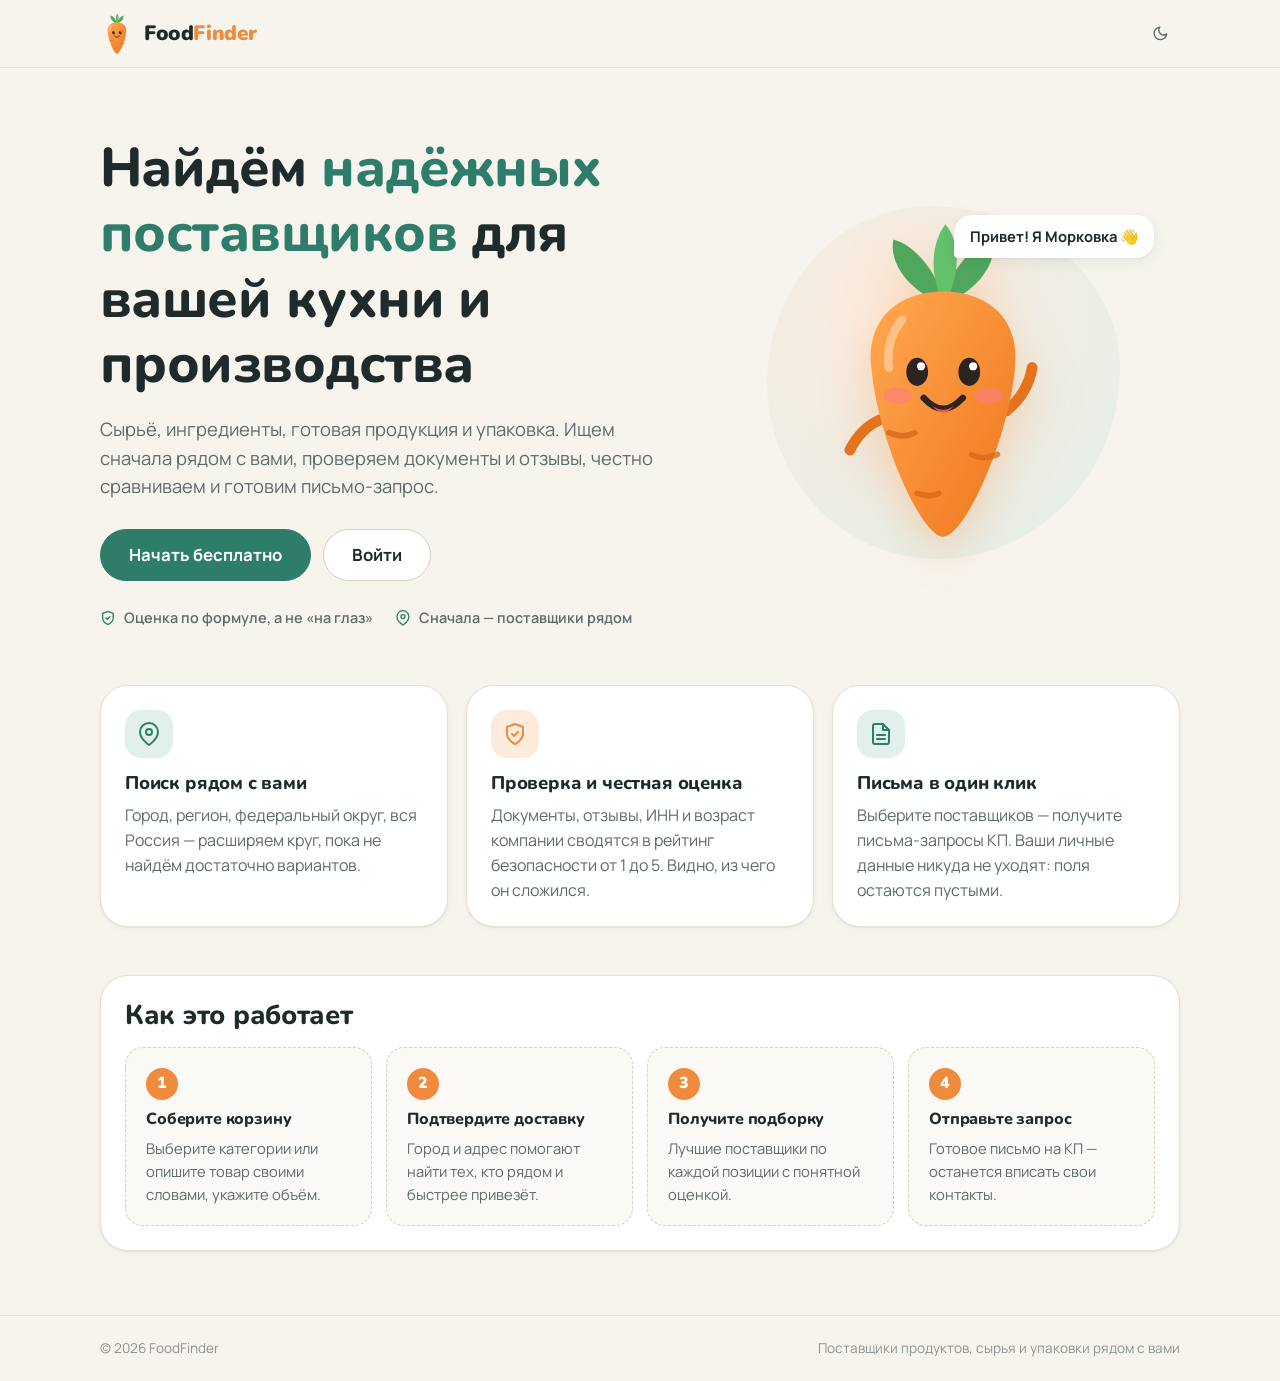
<file: frontend/index.html>
<!doctype html>
<html lang="ru">
<head>
  <meta charset="utf-8">
  <meta name="viewport" content="width=device-width, initial-scale=1">
  <title>FoodFinder — поставщики продуктов, сырья и упаковки</title>
  <meta name="description" content="FoodFinder находит поставщиков продуктов, ингредиентов и упаковки рядом с вами, честно сравнивает их и готовит письма-запросы.">
  <link rel="icon" href="assets/favicon.svg" type="image/svg+xml">
  <link rel="preconnect" href="https://fonts.googleapis.com">
  <link rel="preconnect" href="https://fonts.gstatic.com" crossorigin>
  <link rel="stylesheet" href="https://fonts.googleapis.com/css2?family=Manrope:wght@400;500;600;700;800&family=Nunito:wght@700;800;900&display=swap">
  <script src="js/env.js"></script>
  <script src="js/theme.js"></script>
  <link rel="stylesheet" href="css/variables.css">
  <link rel="stylesheet" href="css/base.css">
  <link rel="stylesheet" href="css/components.css">
  <link rel="stylesheet" href="css/mascot.css">
  <link rel="stylesheet" href="css/pages.css">
</head>
<body>
  <header id="app-header"></header>

  <main>
    <div class="container">
      <section class="hero">
        <div>
          <h1>Найдём <em>надёжных поставщиков</em> для вашей кухни и производства</h1>
          <p class="lead">
            Сырьё, ингредиенты, готовая продукция и упаковка. Ищем сначала рядом с вами,
            проверяем документы и отзывы, честно сравниваем и готовим письмо-запрос.
          </p>
          <div class="hero-actions" id="hero-actions"></div>
          <div class="trust-row" id="trust-row"></div>
        </div>
        <div class="hero-art" id="hero-art">
          <div class="hero-bubble">Привет! Я Морковка 👋</div>
        </div>
      </section>

      <section class="features" id="features"></section>

      <section class="card" aria-labelledby="how-title">
        <h2 id="how-title">Как это работает</h2>
        <div class="steps">
          <div class="step"><h4>Соберите корзину</h4><p>Выберите категории или опишите товар своими словами, укажите объём.</p></div>
          <div class="step"><h4>Подтвердите доставку</h4><p>Город и адрес помогают найти тех, кто рядом и быстрее привезёт.</p></div>
          <div class="step"><h4>Получите подборку</h4><p>Лучшие поставщики по каждой позиции с понятной оценкой.</p></div>
          <div class="step"><h4>Отправьте запрос</h4><p>Готовое письмо на КП — останется вписать свои контакты.</p></div>
        </div>
      </section>
    </div>
  </main>

  <footer id="app-footer"></footer>
  <script type="module" src="js/pages/landing.js"></script>
</body>
</html>
</file>
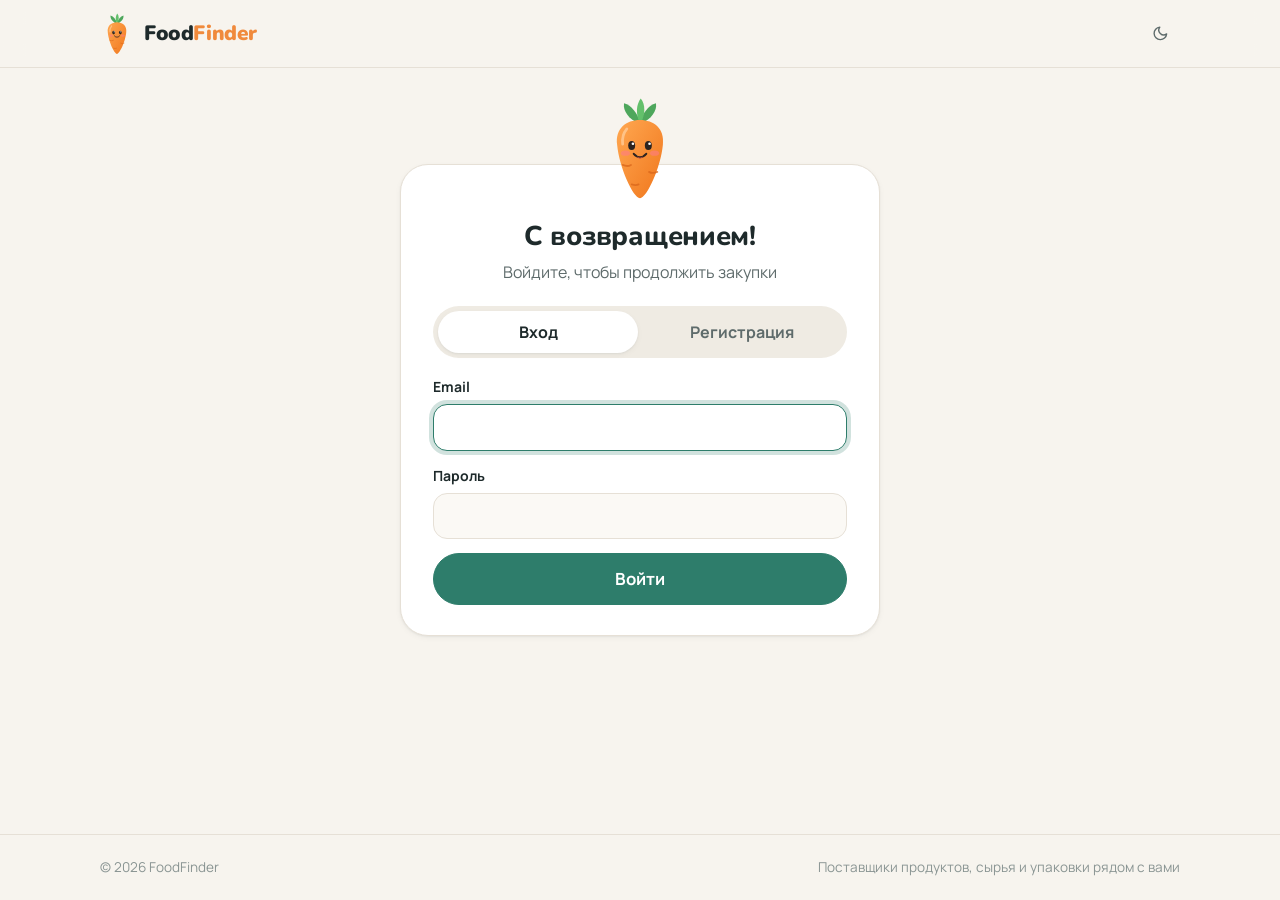
<file: frontend/auth.html>
<!doctype html>
<html lang="ru">
<head>
  <meta charset="utf-8">
  <meta name="viewport" content="width=device-width, initial-scale=1">
  <title>Вход — FoodFinder</title>
  <link rel="icon" href="assets/favicon.svg" type="image/svg+xml">
  <link rel="preconnect" href="https://fonts.googleapis.com">
  <link rel="preconnect" href="https://fonts.gstatic.com" crossorigin>
  <link rel="stylesheet" href="https://fonts.googleapis.com/css2?family=Manrope:wght@400;500;600;700;800&family=Nunito:wght@700;800;900&display=swap">
  <script src="js/env.js"></script>
  <script src="js/theme.js"></script>
  <link rel="stylesheet" href="css/variables.css">
  <link rel="stylesheet" href="css/base.css">
  <link rel="stylesheet" href="css/components.css">
  <link rel="stylesheet" href="css/mascot.css">
  <link rel="stylesheet" href="css/pages.css">
</head>
<body>
  <header id="app-header"></header>
  <main>
    <div class="container auth-wrap">
      <div class="card auth-card" id="auth-card"></div>
    </div>
  </main>
  <footer id="app-footer"></footer>
  <script type="module" src="js/pages/auth.js"></script>
</body>
</html>
</file>
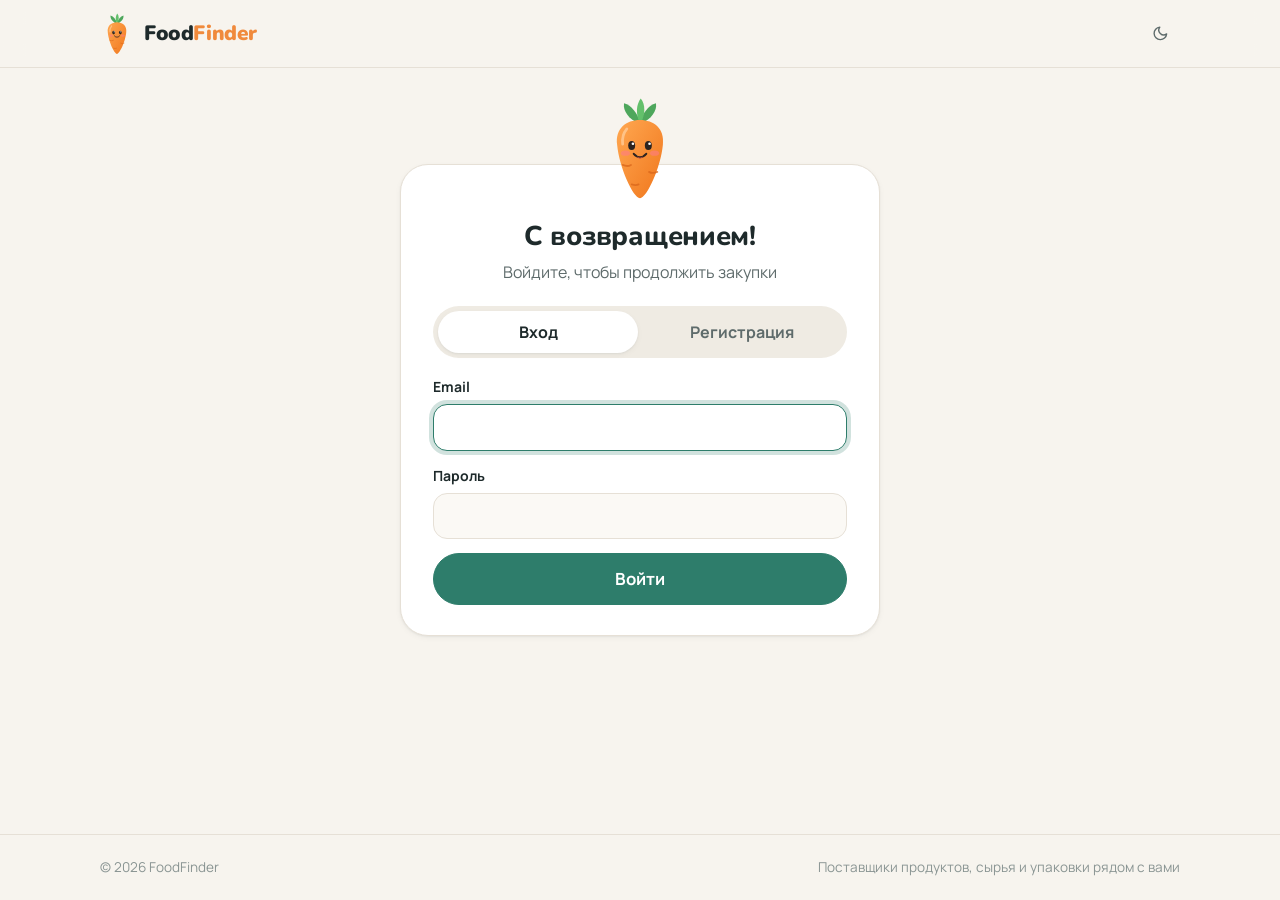
<file: frontend/order.html>
<!doctype html>
<html lang="ru">
<head>
  <meta charset="utf-8">
  <meta name="viewport" content="width=device-width, initial-scale=1">
  <title>Закупка — FoodFinder</title>
  <link rel="icon" href="assets/favicon.svg" type="image/svg+xml">
  <link rel="preconnect" href="https://fonts.googleapis.com">
  <link rel="preconnect" href="https://fonts.gstatic.com" crossorigin>
  <link rel="stylesheet" href="https://fonts.googleapis.com/css2?family=Manrope:wght@400;500;600;700;800&family=Nunito:wght@700;800;900&display=swap">
  <script src="js/env.js"></script>
  <script src="js/theme.js"></script>
  <link rel="stylesheet" href="css/variables.css">
  <link rel="stylesheet" href="css/base.css">
  <link rel="stylesheet" href="css/components.css">
  <link rel="stylesheet" href="css/mascot.css">
  <link rel="stylesheet" href="css/pages.css">
</head>
<body>
  <header id="app-header"></header>
  <main>
    <div class="container" id="page"></div>
  </main>
  <footer id="app-footer"></footer>
  <script type="module" src="js/pages/order.js"></script>
</body>
</html>
</file>
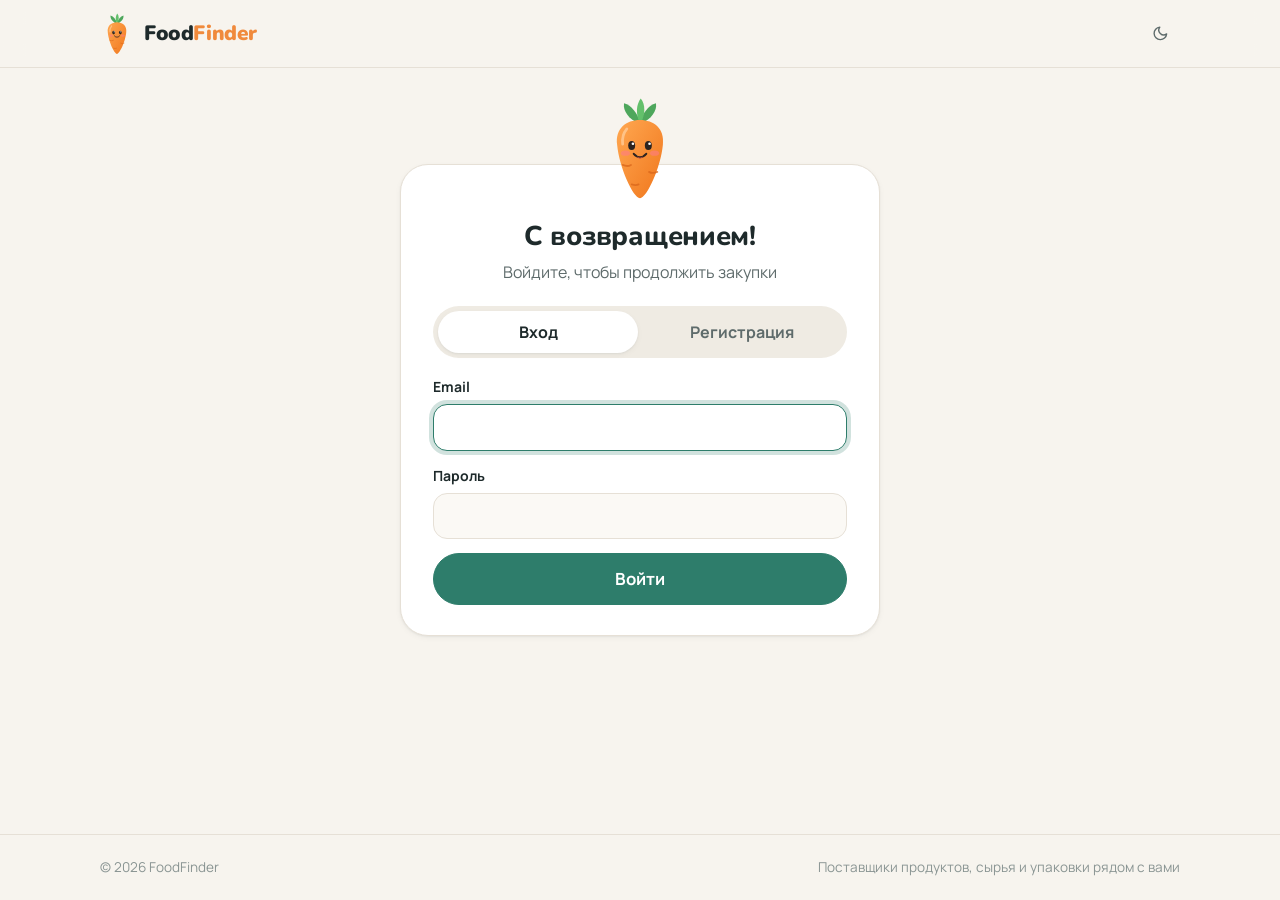
<file: frontend/orders.html>
<!doctype html>
<html lang="ru">
<head>
  <meta charset="utf-8">
  <meta name="viewport" content="width=device-width, initial-scale=1">
  <title>Мои закупки — FoodFinder</title>
  <link rel="icon" href="assets/favicon.svg" type="image/svg+xml">
  <link rel="preconnect" href="https://fonts.googleapis.com">
  <link rel="preconnect" href="https://fonts.gstatic.com" crossorigin>
  <link rel="stylesheet" href="https://fonts.googleapis.com/css2?family=Manrope:wght@400;500;600;700;800&family=Nunito:wght@700;800;900&display=swap">
  <script src="js/env.js"></script>
  <script src="js/theme.js"></script>
  <link rel="stylesheet" href="css/variables.css">
  <link rel="stylesheet" href="css/base.css">
  <link rel="stylesheet" href="css/components.css">
  <link rel="stylesheet" href="css/mascot.css">
  <link rel="stylesheet" href="css/pages.css">
</head>
<body>
  <header id="app-header"></header>
  <main>
    <div class="container" id="page"></div>
  </main>
  <footer id="app-footer"></footer>
  <script type="module" src="js/pages/orders.js"></script>
</body>
</html>
</file>
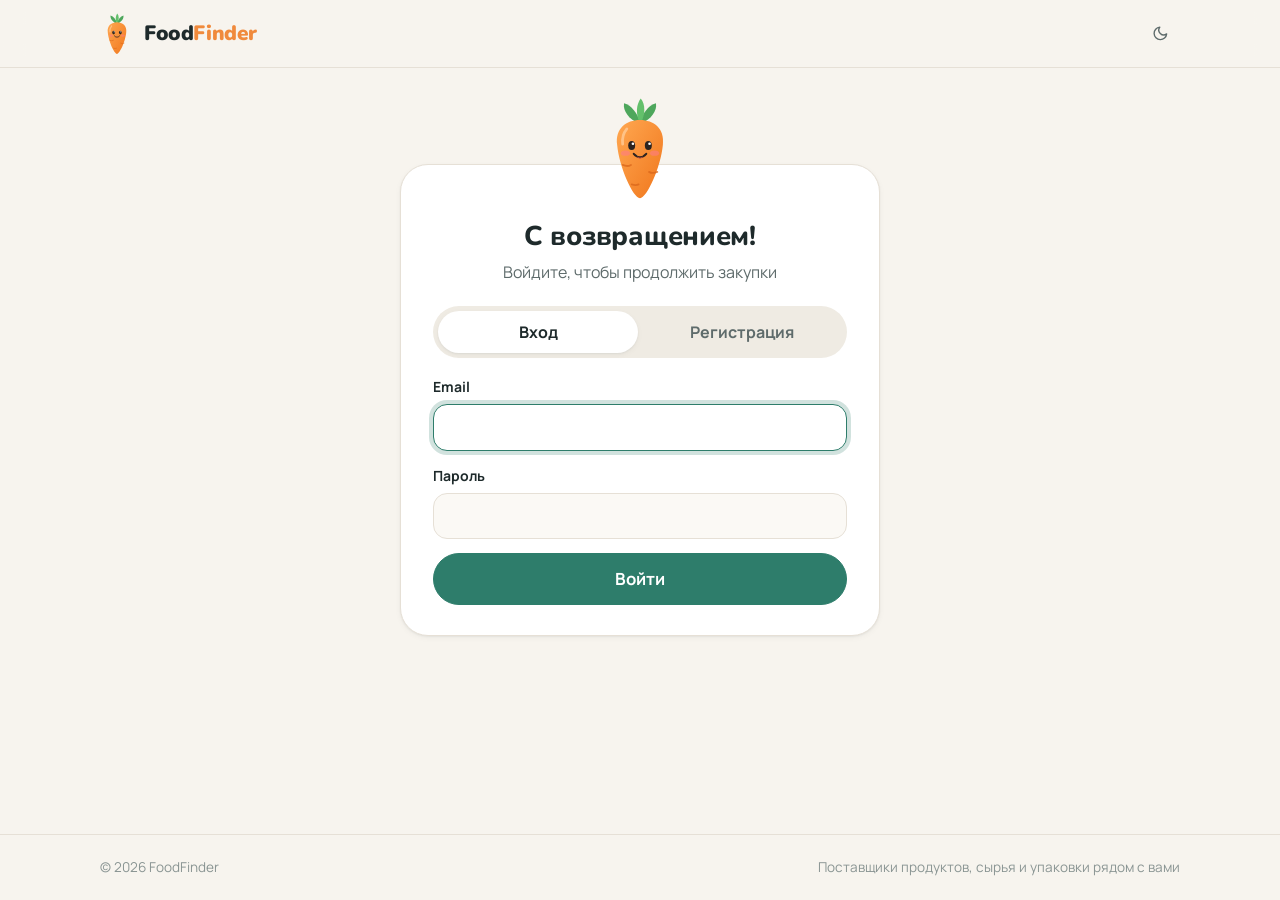
<file: frontend/profile.html>
<!doctype html>
<html lang="ru">
<head>
  <meta charset="utf-8">
  <meta name="viewport" content="width=device-width, initial-scale=1">
  <title>Профиль — FoodFinder</title>
  <link rel="icon" href="assets/favicon.svg" type="image/svg+xml">
  <link rel="preconnect" href="https://fonts.googleapis.com">
  <link rel="preconnect" href="https://fonts.gstatic.com" crossorigin>
  <link rel="stylesheet" href="https://fonts.googleapis.com/css2?family=Manrope:wght@400;500;600;700;800&family=Nunito:wght@700;800;900&display=swap">
  <script src="js/env.js"></script>
  <script src="js/theme.js"></script>
  <link rel="stylesheet" href="css/variables.css">
  <link rel="stylesheet" href="css/base.css">
  <link rel="stylesheet" href="css/components.css">
  <link rel="stylesheet" href="css/mascot.css">
  <link rel="stylesheet" href="css/pages.css">
</head>
<body>
  <header id="app-header"></header>
  <main>
    <div class="container" id="page"></div>
  </main>
  <footer id="app-footer"></footer>
  <script type="module" src="js/pages/profile.js"></script>
</body>
</html>
</file>
<file: frontend/css/variables.css>
/* Дизайн-токены. Светлая тема — по умолчанию, тёмная — [data-theme="dark"] на <html>. */

:root {
  --font-heading: "Nunito", "Manrope", system-ui, sans-serif;
  --font-body: "Manrope", system-ui, -apple-system, "Segoe UI", sans-serif;

  /* Тёплый кремовый фон + глубокий зелёно-бирюзовый: спокойно и надёжно */
  --bg: #f7f4ee;
  --bg-soft: #efebe3;
  --surface: #ffffff;
  --surface-2: #fbf9f5;
  --border: #e6e0d6;
  --border-strong: #d6cec1;

  --text: #1e2a2b;
  --text-muted: #5e6b6b;
  --text-faint: #8a9593;

  --primary: #2e7d6b;
  --primary-hover: #276b5c;
  --primary-soft: #e1f0eb;
  --on-primary: #ffffff;

  /* Морковный акцент — цвет маскота */
  --accent: #f08a3c;
  --accent-hover: #e2772a;
  --accent-soft: #fdebdd;
  --on-accent: #ffffff;

  --success: #2f8f5b;
  --success-soft: #e2f3e9;
  --warning: #b97b0c;
  --warning-soft: #fbf1db;
  --danger: #c8483d;
  --danger-soft: #fbe5e2;
  --info: #3b6ea8;
  --info-soft: #e4edf8;

  --radius-sm: 10px;
  --radius: 18px;
  --radius-lg: 28px;
  --radius-pill: 999px;

  --shadow-sm: 0 1px 2px rgba(30, 42, 43, 0.06), 0 2px 6px rgba(30, 42, 43, 0.04);
  --shadow: 0 4px 14px rgba(30, 42, 43, 0.07), 0 1px 3px rgba(30, 42, 43, 0.05);
  --shadow-lg: 0 18px 40px rgba(30, 42, 43, 0.12), 0 4px 10px rgba(30, 42, 43, 0.06);
  --ring: 0 0 0 4px rgba(46, 125, 107, 0.22);

  --container: 1120px;
  --header-h: 68px;
  --ease: cubic-bezier(0.22, 1, 0.36, 1);

  color-scheme: light;
}

[data-theme="dark"] {
  --bg: #0f1615;
  --bg-soft: #131c1a;
  --surface: #17211f;
  --surface-2: #1c2826;
  --border: #283632;
  --border-strong: #35463f;

  --text: #e7efec;
  --text-muted: #a0b1ab;
  --text-faint: #75877f;

  --primary: #5cc2a6;
  --primary-hover: #77d0b7;
  --primary-soft: #1c3a32;
  --on-primary: #0b1412;

  --accent: #f7a35c;
  --accent-hover: #f9b577;
  --accent-soft: #3a2a1c;
  --on-accent: #1a0f05;

  --success: #5cc98c;
  --success-soft: #19332a;
  --warning: #e7b04a;
  --warning-soft: #372d17;
  --danger: #f07c70;
  --danger-soft: #3d211e;
  --info: #84b2e8;
  --info-soft: #1c2a3b;

  --shadow-sm: 0 1px 2px rgba(0, 0, 0, 0.35);
  --shadow: 0 6px 18px rgba(0, 0, 0, 0.35);
  --shadow-lg: 0 20px 44px rgba(0, 0, 0, 0.5);
  --ring: 0 0 0 4px rgba(92, 194, 166, 0.28);

  color-scheme: dark;
}
</file>
<file: frontend/css/base.css>
*,
*::before,
*::after {
  box-sizing: border-box;
}

html {
  -webkit-text-size-adjust: 100%;
  scroll-behavior: smooth;
}

body {
  margin: 0;
  min-height: 100vh;
  display: flex;
  flex-direction: column;
  background: var(--bg);
  color: var(--text);
  font-family: var(--font-body);
  font-size: 16px;
  line-height: 1.55;
  -webkit-font-smoothing: antialiased;
  transition: background-color 0.25s var(--ease), color 0.25s var(--ease);
}

h1, h2, h3, h4 {
  font-family: var(--font-heading);
  font-weight: 800;
  line-height: 1.2;
  margin: 0 0 0.5em;
  letter-spacing: -0.01em;
}
h1 { font-size: clamp(1.8rem, 3.5vw, 2.6rem); }
h2 { font-size: clamp(1.35rem, 2.4vw, 1.7rem); }
h3 { font-size: 1.15rem; }
h4 { font-size: 1rem; }

p { margin: 0 0 0.8em; }

a {
  color: var(--primary);
  text-decoration: none;
  text-underline-offset: 3px;
}
a:hover { text-decoration: underline; }

img, svg { display: block; max-width: 100%; }

button, input, select, textarea {
  font: inherit;
  color: inherit;
}

:focus-visible {
  outline: none;
  box-shadow: var(--ring);
  border-radius: var(--radius-sm);
}

::selection { background: var(--primary-soft); }

hr {
  border: 0;
  border-top: 1px solid var(--border);
  margin: 1.2rem 0;
}

/* ---------- Каркас ---------- */

.container {
  width: 100%;
  max-width: var(--container);
  margin: 0 auto;
  padding: 0 20px;
}

main {
  flex: 1;
  padding: 28px 0 64px;
}

.app-header {
  position: sticky;
  top: 0;
  z-index: 40;
  height: var(--header-h);
  background: color-mix(in srgb, var(--bg) 82%, transparent);
  backdrop-filter: blur(12px);
  border-bottom: 1px solid var(--border);
}
.app-header .container {
  height: 100%;
  display: flex;
  align-items: center;
  gap: 16px;
}

.logo {
  display: inline-flex;
  align-items: center;
  gap: 10px;
  color: var(--text);
  font-family: var(--font-heading);
  font-weight: 900;
  font-size: 1.3rem;
  letter-spacing: -0.02em;
}
.logo:hover { text-decoration: none; }
.logo .mascot { width: 34px; height: 42px; }
.logo b { color: var(--accent); font-weight: 900; }

.nav {
  display: flex;
  gap: 4px;
  margin-left: 12px;
}
.nav a {
  display: inline-flex;
  align-items: center;
  gap: 8px;
  padding: 8px 14px;
  border-radius: var(--radius-pill);
  color: var(--text-muted);
  font-weight: 600;
  font-size: 0.95rem;
}
.nav a:hover { background: var(--bg-soft); color: var(--text); text-decoration: none; }
.nav a.active { background: var(--primary-soft); color: var(--primary); }

.header-actions {
  margin-left: auto;
  display: flex;
  align-items: center;
  gap: 8px;
}
.header-user {
  color: var(--text-muted);
  font-size: 0.9rem;
  font-weight: 600;
  max-width: 160px;
  overflow: hidden;
  text-overflow: ellipsis;
  white-space: nowrap;
}

.app-footer {
  border-top: 1px solid var(--border);
  padding: 22px 0;
  color: var(--text-faint);
  font-size: 0.85rem;
}
.app-footer .container {
  display: flex;
  justify-content: space-between;
  gap: 12px;
  flex-wrap: wrap;
}

/* ---------- Утилиты ---------- */

.muted { color: var(--text-muted); }
.faint { color: var(--text-faint); }
.small { font-size: 0.875rem; }
.tiny { font-size: 0.78rem; }
.strong { font-weight: 700; }
.nowrap { white-space: nowrap; }
.center { text-align: center; }
.hidden,
[hidden] { display: none !important; } /* иначе display: flex у компонентов перебивает атрибут hidden */

.row { display: flex; align-items: center; gap: 12px; flex-wrap: wrap; }
.row.between { justify-content: space-between; }
.row.end { justify-content: flex-end; }
.stack { display: flex; flex-direction: column; gap: 12px; }
.stack-lg { display: flex; flex-direction: column; gap: 24px; }
.grow { flex: 1; min-width: 0; }

.sr-only {
  position: absolute;
  width: 1px;
  height: 1px;
  padding: 0;
  margin: -1px;
  overflow: hidden;
  clip: rect(0, 0, 0, 0);
  border: 0;
}

/* Шапка не сжимает логотип и меню — иначе на телефоне пункты схлопываются в ноль */
.logo, .nav, .nav a, .header-actions { flex-shrink: 0; }

@media (max-width: 720px) {
  .app-header .container { gap: 8px; }
  .nav a { padding: 8px 10px; }
  .nav a span:not(.icon) { display: none; } /* на телефоне в меню только иконки */
  .nav { margin-left: 0; }
  .header-user { display: none; }
  main { padding-top: 20px; padding-bottom: 100px; } /* место под кнопку чата */
}

@media (prefers-reduced-motion: reduce) {
  *, *::before, *::after {
    animation-duration: 0.01ms !important;
    animation-iteration-count: 1 !important;
    transition-duration: 0.01ms !important;
    scroll-behavior: auto !important;
  }
}
</file>
<file: frontend/css/components.css>
/* ---------- Иконки ---------- */

.icon {
  display: inline-flex;
  flex-shrink: 0;
  line-height: 0;
}
.icon svg {
  width: 1.1em;
  height: 1.1em;
  stroke: currentColor;
  fill: none;
  stroke-width: 2;
  stroke-linecap: round;
  stroke-linejoin: round;
}

/* ---------- Кнопки ---------- */

.btn {
  --btn-bg: var(--surface);
  --btn-fg: var(--text);
  --btn-border: var(--border-strong);
  display: inline-flex;
  align-items: center;
  justify-content: center;
  gap: 8px;
  min-height: 44px;
  padding: 0 20px;
  border: 1.5px solid var(--btn-border);
  border-radius: var(--radius-pill);
  background: var(--btn-bg);
  color: var(--btn-fg);
  font-weight: 700;
  font-size: 0.95rem;
  cursor: pointer;
  white-space: nowrap;
  transition: transform 0.15s var(--ease), background-color 0.2s, border-color 0.2s, box-shadow 0.2s;
}
.btn:hover { text-decoration: none; transform: translateY(-1px); box-shadow: var(--shadow-sm); }
.btn:active { transform: translateY(0); }
.btn:disabled,
.btn[aria-disabled="true"] {
  opacity: 0.55;
  cursor: not-allowed;
  transform: none;
  box-shadow: none;
}

.btn-primary { --btn-bg: var(--primary); --btn-fg: var(--on-primary); --btn-border: var(--primary); }
.btn-primary:hover:not(:disabled) { --btn-bg: var(--primary-hover); --btn-border: var(--primary-hover); }
.btn-accent { --btn-bg: var(--accent); --btn-fg: var(--on-accent); --btn-border: var(--accent); }
.btn-accent:hover:not(:disabled) { --btn-bg: var(--accent-hover); --btn-border: var(--accent-hover); }
.btn-soft { --btn-bg: var(--primary-soft); --btn-fg: var(--primary); --btn-border: transparent; }
.btn-ghost { --btn-bg: transparent; --btn-border: transparent; --btn-fg: var(--text-muted); }
.btn-ghost:hover { --btn-bg: var(--bg-soft); --btn-fg: var(--text); box-shadow: none; }
.btn-danger { --btn-bg: var(--danger-soft); --btn-fg: var(--danger); --btn-border: transparent; }

.btn-sm { min-height: 36px; padding: 0 14px; font-size: 0.875rem; }
.btn-lg { min-height: 52px; padding: 0 28px; font-size: 1.05rem; }
.btn-block { width: 100%; }
.btn-icon {
  width: 40px;
  min-height: 40px;
  padding: 0;
  border-radius: 50%;
}
.btn-icon.btn-sm { width: 34px; min-height: 34px; }

.btn .spinner { width: 16px; height: 16px; border-width: 2px; }

/* ---------- Формы ---------- */

.field { display: flex; flex-direction: column; gap: 6px; }
.field > label,
.label {
  font-weight: 700;
  font-size: 0.875rem;
  color: var(--text);
}
.field .hint { font-size: 0.8rem; color: var(--text-faint); }
.field .error { font-size: 0.82rem; color: var(--danger); font-weight: 600; }

.input,
.select,
.textarea {
  width: 100%;
  min-height: 46px;
  padding: 10px 16px;
  border: 1.5px solid var(--border);
  border-radius: 14px;
  background: var(--surface-2);
  color: var(--text);
  transition: border-color 0.2s, box-shadow 0.2s, background-color 0.2s;
}
.textarea { min-height: 90px; resize: vertical; line-height: 1.5; }
.select {
  appearance: none;
  padding-right: 40px;
  background-image: linear-gradient(45deg, transparent 50%, var(--text-muted) 50%),
    linear-gradient(135deg, var(--text-muted) 50%, transparent 50%);
  background-position: calc(100% - 20px) 50%, calc(100% - 15px) 50%;
  background-size: 5px 5px;
  background-repeat: no-repeat;
}
.input::placeholder,
.textarea::placeholder { color: var(--text-faint); }
.input:hover, .select:hover, .textarea:hover { border-color: var(--border-strong); }
.input:focus, .select:focus, .textarea:focus {
  outline: none;
  border-color: var(--primary);
  background: var(--surface);
  box-shadow: var(--ring);
}
.input.invalid, .select.invalid, .textarea.invalid { border-color: var(--danger); }

.form-grid {
  display: grid;
  grid-template-columns: repeat(2, minmax(0, 1fr));
  gap: 14px 16px;
}
.form-grid .span-2 { grid-column: span 2; }
@media (max-width: 560px) {
  .form-grid { grid-template-columns: 1fr; }
  .form-grid .span-2 { grid-column: auto; }
}

.checkbox {
  display: inline-flex;
  align-items: center;
  gap: 10px;
  cursor: pointer;
  font-weight: 600;
  user-select: none;
}
.checkbox input {
  appearance: none;
  width: 22px;
  height: 22px;
  border: 2px solid var(--border-strong);
  border-radius: 7px;
  background: var(--surface);
  display: grid;
  place-content: center;
  transition: background-color 0.15s, border-color 0.15s;
  cursor: pointer;
}
.checkbox input::after {
  content: "";
  width: 10px;
  height: 6px;
  border: 2.5px solid var(--on-primary);
  border-top: 0;
  border-right: 0;
  transform: rotate(-45deg) translate(1px, -1px) scale(0);
  transition: transform 0.15s var(--ease);
}
.checkbox input:checked { background: var(--primary); border-color: var(--primary); }
.checkbox input:checked::after { transform: rotate(-45deg) translate(1px, -1px) scale(1); }

/* ---------- Карточки ---------- */

.card {
  background: var(--surface);
  border: 1px solid var(--border);
  border-radius: var(--radius-lg);
  padding: 24px;
  box-shadow: var(--shadow-sm);
}
.card-tight { padding: 18px; border-radius: var(--radius); }
.card-title {
  display: flex;
  align-items: center;
  gap: 10px;
  margin-bottom: 14px;
}
.card-title h2, .card-title h3 { margin: 0; }

.section-title {
  display: flex;
  align-items: baseline;
  justify-content: space-between;
  gap: 12px;
  margin-bottom: 14px;
}
.section-title h2 { margin: 0; }

/* ---------- Бейджи и чипы ---------- */

.badge {
  --b-bg: var(--bg-soft);
  --b-fg: var(--text-muted);
  display: inline-flex;
  align-items: center;
  gap: 6px;
  padding: 4px 12px;
  border-radius: var(--radius-pill);
  background: var(--b-bg);
  color: var(--b-fg);
  font-size: 0.8rem;
  font-weight: 700;
  white-space: nowrap;
}
.badge .icon svg { width: 14px; height: 14px; }
.badge-success { --b-bg: var(--success-soft); --b-fg: var(--success); }
.badge-info { --b-bg: var(--info-soft); --b-fg: var(--info); }
.badge-warning { --b-bg: var(--warning-soft); --b-fg: var(--warning); }
.badge-danger { --b-bg: var(--danger-soft); --b-fg: var(--danger); }
.badge-primary { --b-bg: var(--primary-soft); --b-fg: var(--primary); }
.badge-accent { --b-bg: var(--accent-soft); --b-fg: var(--accent-hover); }
[data-theme="dark"] .badge-accent { --b-fg: var(--accent); }

.badge-dot::before {
  content: "";
  width: 8px;
  height: 8px;
  border-radius: 50%;
  background: currentColor;
}
.badge-pulse::before { animation: pulse 1.4s ease-in-out infinite; }

.chips { display: flex; flex-wrap: wrap; gap: 8px; }
.chip {
  display: inline-flex;
  align-items: center;
  gap: 6px;
  min-height: 38px;
  padding: 0 16px;
  border: 1.5px solid var(--border);
  border-radius: var(--radius-pill);
  background: var(--surface);
  color: var(--text);
  font-weight: 600;
  font-size: 0.9rem;
  cursor: pointer;
  transition: all 0.15s var(--ease);
}
.chip:hover { border-color: var(--primary); color: var(--primary); }
.chip[aria-pressed="true"] {
  background: var(--primary);
  border-color: var(--primary);
  color: var(--on-primary);
}
.chip-other { border-style: dashed; }
.chip-static { cursor: default; font-size: 0.8rem; min-height: 28px; padding: 0 12px; background: var(--bg-soft); border-color: transparent; }
.chip-static:hover { border-color: transparent; color: var(--text); }

/* Сегментированный переключатель (top_k) */
.segmented {
  display: inline-flex;
  padding: 4px;
  gap: 4px;
  border-radius: var(--radius-pill);
  background: var(--bg-soft);
}
.segmented button {
  min-width: 40px;
  height: 36px;
  border: 0;
  border-radius: var(--radius-pill);
  background: transparent;
  font-weight: 700;
  color: var(--text-muted);
  cursor: pointer;
}
.segmented button[aria-pressed="true"] { background: var(--surface); color: var(--primary); box-shadow: var(--shadow-sm); }
.segmented button:disabled { cursor: not-allowed; }

/* Вкладки */
.tabs {
  display: flex;
  padding: 5px;
  gap: 4px;
  border-radius: var(--radius-pill);
  background: var(--bg-soft);
}
.tabs button {
  flex: 1;
  height: 42px;
  border: 0;
  border-radius: var(--radius-pill);
  background: transparent;
  font-weight: 700;
  color: var(--text-muted);
  cursor: pointer;
  transition: all 0.2s var(--ease);
}
.tabs button[aria-selected="true"] { background: var(--surface); color: var(--text); box-shadow: var(--shadow-sm); }

/* ---------- Сообщения ---------- */

.alert {
  display: flex;
  gap: 12px;
  align-items: flex-start;
  padding: 14px 16px;
  border-radius: var(--radius);
  background: var(--info-soft);
  color: var(--text);
  font-size: 0.92rem;
}
.alert > .icon { color: var(--info); margin-top: 2px; }
.alert-danger { background: var(--danger-soft); }
.alert-danger > .icon { color: var(--danger); }
.alert-warning { background: var(--warning-soft); }
.alert-warning > .icon { color: var(--warning); }
.alert-success { background: var(--success-soft); }
.alert-success > .icon { color: var(--success); }

/* Реплика маскота */
.speech {
  display: flex;
  align-items: flex-end;
  gap: 14px;
}
.speech .mascot { width: 64px; height: 80px; flex-shrink: 0; }
.speech-bubble {
  position: relative;
  flex: 1;
  padding: 16px 20px;
  border-radius: 22px 22px 22px 6px;
  background: var(--accent-soft);
  color: var(--text);
}
.speech-bubble p:last-child { margin-bottom: 0; }

/* ---------- Тосты ---------- */

.toasts {
  position: fixed;
  left: 50%;
  bottom: 24px;
  transform: translateX(-50%);
  z-index: 100;
  display: flex;
  flex-direction: column;
  align-items: center;
  gap: 8px;
  pointer-events: none;
  width: min(92vw, 440px);
}
.toast {
  display: flex;
  align-items: center;
  gap: 10px;
  width: 100%;
  padding: 12px 18px;
  border-radius: var(--radius);
  background: var(--text);
  color: var(--bg);
  font-weight: 600;
  font-size: 0.92rem;
  box-shadow: var(--shadow-lg);
  animation: toast-in 0.3s var(--ease);
}
.toast-error { background: var(--danger); color: #fff; }
.toast-success { background: var(--success); color: #fff; }
[data-theme="dark"] .toast-success,
[data-theme="dark"] .toast-error { color: #0f1615; }
.toast.leaving { animation: toast-out 0.25s var(--ease) forwards; }

/* ---------- Модалка ---------- */

.modal-backdrop {
  position: fixed;
  inset: 0;
  z-index: 90;
  display: grid;
  place-items: center;
  padding: 20px;
  background: rgba(15, 22, 21, 0.45);
  backdrop-filter: blur(3px);
  animation: fade-in 0.2s;
}
.modal {
  width: min(100%, 460px);
  background: var(--surface);
  border-radius: var(--radius-lg);
  padding: 26px;
  box-shadow: var(--shadow-lg);
  animation: pop-in 0.25s var(--ease);
}
.modal h3 { margin-bottom: 8px; }
.modal .row.end { margin-top: 20px; }

/* ---------- Загрузка ---------- */

.spinner {
  width: 22px;
  height: 22px;
  border: 3px solid var(--border);
  border-top-color: var(--primary);
  border-radius: 50%;
  animation: spin 0.8s linear infinite;
}
.btn-primary .spinner, .btn-accent .spinner { border-color: rgba(255, 255, 255, 0.35); border-top-color: currentColor; }

.skeleton {
  border-radius: var(--radius);
  background: linear-gradient(90deg, var(--bg-soft) 25%, var(--border) 50%, var(--bg-soft) 75%);
  background-size: 200% 100%;
  animation: shimmer 1.4s infinite;
}

.page-loader {
  display: grid;
  place-items: center;
  gap: 14px;
  padding: 80px 0;
  color: var(--text-muted);
}
.page-loader .mascot { width: 80px; height: 100px; }

.empty {
  display: grid;
  justify-items: center;
  gap: 8px;
  padding: 40px 20px;
  text-align: center;
  color: var(--text-muted);
}
.empty .mascot { width: 90px; height: 112px; margin-bottom: 6px; }
.empty h3 { color: var(--text); margin: 0; }

/* Полоска прогресса / шкала */
.meter {
  height: 8px;
  border-radius: var(--radius-pill);
  background: var(--bg-soft);
  overflow: hidden;
}
.meter > span {
  display: block;
  height: 100%;
  border-radius: inherit;
  background: var(--primary);
  transition: width 0.6s var(--ease);
}
.meter.accent > span { background: var(--accent); }

/* Рейтинг безопасности: пять "щитков" */
.rating {
  display: inline-flex;
  align-items: center;
  gap: 3px;
}
.rating i {
  width: 12px;
  height: 12px;
  border-radius: 4px;
  background: var(--border);
  position: relative;
  overflow: hidden;
}
.rating i > b {
  position: absolute;
  inset: 0 auto 0 0;
  background: var(--success);
}
.rating span { margin-left: 6px; font-weight: 800; font-size: 0.9rem; }

details > summary {
  cursor: pointer;
  list-style: none;
  font-weight: 700;
  color: var(--primary);
  font-size: 0.88rem;
}
details > summary::-webkit-details-marker { display: none; }
details > summary::before {
  content: "›";
  display: inline-block;
  margin-right: 6px;
  transition: transform 0.2s;
}
details[open] > summary::before { transform: rotate(90deg); }

/* ---------- Анимации ---------- */

@keyframes spin { to { transform: rotate(360deg); } }
@keyframes shimmer { to { background-position: -200% 0; } }
@keyframes fade-in { from { opacity: 0; } }
@keyframes pop-in { from { opacity: 0; transform: scale(0.96) translateY(8px); } }
@keyframes toast-in { from { opacity: 0; transform: translateY(12px); } }
@keyframes toast-out { to { opacity: 0; transform: translateY(12px); } }
@keyframes pulse { 50% { opacity: 0.35; } }
</file>
<file: frontend/css/mascot.css>
/* Анимации маскота. Всё мягкое и медленное — не отвлекает от работы. */

.mascot { overflow: visible; }
.mascot .m-body {
  transform-origin: 60px 146px;
  animation: m-bob 3.6s ease-in-out infinite;
}
.mascot .m-leaves {
  transform-origin: 60px 38px;
  animation: m-sway 4.2s ease-in-out infinite;
}
.mascot .m-eyes {
  transform-origin: 60px 70px;
  transform-box: view-box;
  animation: m-blink 5s infinite;
}
.mascot .m-wave {
  transform-origin: 89px 88px;
  animation: m-wave 1.6s ease-in-out infinite;
}
.mascot-thinking .m-body { animation: m-think 1.8s ease-in-out infinite; }

/* Маскот без анимации (мелкий, в логотипе) */
.mascot.still .m-body,
.mascot.still .m-leaves { animation: none; }

@keyframes m-bob {
  0%, 100% { transform: translateY(0) rotate(0deg); }
  50% { transform: translateY(-3px) rotate(-1.5deg); }
}
@keyframes m-sway {
  0%, 100% { transform: rotate(-4deg); }
  50% { transform: rotate(5deg); }
}
@keyframes m-blink {
  0%, 92%, 100% { transform: scaleY(1); }
  95% { transform: scaleY(0.1); }
}
@keyframes m-wave {
  0%, 100% { transform: rotate(0deg); }
  50% { transform: rotate(-22deg); }
}
@keyframes m-think {
  0%, 100% { transform: rotate(-3deg); }
  50% { transform: rotate(3deg) translateY(-2px); }
}
</file>
<file: frontend/css/pages.css>
/* =========================================================
   Лендинг
   ========================================================= */

.hero {
  display: grid;
  grid-template-columns: 1.2fr 1fr;
  align-items: center;
  gap: 40px;
  padding: 40px 0 56px;
}
.hero h1 { font-size: clamp(2.2rem, 5vw, 3.4rem); margin-bottom: 18px; }
.hero h1 em { font-style: normal; color: var(--primary); }
.hero .lead { font-size: 1.15rem; color: var(--text-muted); max-width: 34em; margin-bottom: 28px; }
.hero-actions { display: flex; gap: 12px; flex-wrap: wrap; }
.hero-art {
  position: relative;
  display: grid;
  place-items: center;
  aspect-ratio: 1;
  max-width: 420px;
  justify-self: center;
  width: 100%;
}
.hero-art::before {
  content: "";
  position: absolute;
  inset: 8%;
  border-radius: 46% 54% 52% 48% / 50% 46% 54% 50%;
  background: radial-gradient(circle at 35% 30%, var(--accent-soft), var(--primary-soft));
}
.hero-art .mascot { position: relative; width: 62%; height: auto; filter: drop-shadow(0 18px 24px rgba(240, 118, 28, 0.25)); }
.hero-bubble {
  position: absolute;
  top: 10%;
  right: 0;
  padding: 10px 16px;
  border-radius: 18px 18px 18px 4px;
  background: var(--surface);
  box-shadow: var(--shadow);
  font-weight: 700;
  font-size: 0.92rem;
  animation: pop-in 0.6s 0.4s var(--ease) both;
}

.trust-row {
  display: flex;
  gap: 22px;
  flex-wrap: wrap;
  margin-top: 26px;
  color: var(--text-muted);
  font-size: 0.9rem;
  font-weight: 600;
}
.trust-row span { display: inline-flex; align-items: center; gap: 8px; }
.trust-row .icon { color: var(--primary); }

.features {
  display: grid;
  grid-template-columns: repeat(3, 1fr);
  gap: 18px;
  margin-bottom: 48px;
}
.feature .feature-icon {
  width: 48px;
  height: 48px;
  display: grid;
  place-items: center;
  border-radius: 16px;
  background: var(--primary-soft);
  color: var(--primary);
  margin-bottom: 14px;
}
.feature .feature-icon .icon svg { width: 24px; height: 24px; }
.feature:nth-child(2) .feature-icon { background: var(--accent-soft); color: var(--accent); }
.feature p { color: var(--text-muted); margin: 0; }

.steps {
  display: grid;
  grid-template-columns: repeat(4, 1fr);
  gap: 14px;
  counter-reset: step;
}
.step {
  position: relative;
  padding: 20px;
  border-radius: var(--radius);
  background: var(--surface-2);
  border: 1px dashed var(--border-strong);
}
.step::before {
  counter-increment: step;
  content: counter(step);
  display: grid;
  place-items: center;
  width: 32px;
  height: 32px;
  margin-bottom: 10px;
  border-radius: 50%;
  background: var(--accent);
  color: var(--on-accent);
  font-family: var(--font-heading);
  font-weight: 900;
}
.step p { margin: 0; color: var(--text-muted); font-size: 0.92rem; }

@media (max-width: 860px) {
  .hero { grid-template-columns: 1fr; padding-top: 12px; }
  .hero-art { max-width: 300px; order: -1; }
  .features, .steps { grid-template-columns: 1fr 1fr; }
}
@media (max-width: 560px) {
  .features, .steps { grid-template-columns: 1fr; }
}

/* =========================================================
   Вход и регистрация
   ========================================================= */

.auth-wrap {
  display: grid;
  place-items: center;
  padding: 12px 0 40px;
}
.auth-card {
  position: relative;
  width: min(100%, 480px);
  padding: 34px 32px 30px;
  margin-top: 56px;
}
.auth-card > .mascot {
  position: absolute;
  top: -68px;
  left: 50%;
  width: 84px;
  height: 104px;
  transform: translateX(-50%);
}
.auth-card h1 { font-size: 1.7rem; text-align: center; margin: 22px 0 6px; }
.auth-card .subtitle { text-align: center; color: var(--text-muted); margin-bottom: 22px; }
.auth-card form { display: flex; flex-direction: column; gap: 14px; margin-top: 18px; }
.auth-card .tabs { margin-top: 8px; }

.code-inputs {
  display: flex;
  justify-content: center;
  gap: 8px;
  margin: 8px 0 4px;
}
.code-inputs input {
  width: 50px;
  height: 60px;
  border: 1.5px solid var(--border-strong);
  border-radius: 16px;
  background: var(--surface-2);
  text-align: center;
  font-family: var(--font-heading);
  font-size: 1.6rem;
  font-weight: 800;
  transition: border-color 0.15s, box-shadow 0.15s;
}
.code-inputs input:focus { outline: none; border-color: var(--primary); box-shadow: var(--ring); }
.code-inputs.invalid input { border-color: var(--danger); animation: shake 0.35s; }
@media (max-width: 400px) {
  .code-inputs input { width: 42px; height: 52px; font-size: 1.3rem; }
}

/* =========================================================
   Список закупок
   ========================================================= */

.page-head {
  display: flex;
  align-items: flex-end;
  justify-content: space-between;
  gap: 16px;
  flex-wrap: wrap;
  margin-bottom: 22px;
}
.page-head h1 { margin: 0 0 4px; }
.page-head p { margin: 0; color: var(--text-muted); }

.greeting {
  display: flex;
  align-items: center;
  gap: 18px;
  padding: 22px 26px;
  margin-bottom: 24px;
  border-radius: var(--radius-lg);
  background: linear-gradient(120deg, var(--primary-soft), var(--accent-soft));
}
.greeting .mascot { width: 70px; height: 88px; flex-shrink: 0; }
.greeting h1 { font-size: 1.6rem; margin-bottom: 4px; }
.greeting p { margin: 0; color: var(--text-muted); }
.greeting .btn { margin-left: auto; }
@media (max-width: 640px) {
  .greeting { flex-wrap: wrap; }
  .greeting .btn { margin-left: 0; width: 100%; }
}

.filters { margin-bottom: 18px; }

.order-list { display: grid; gap: 12px; }
.order-card {
  display: grid;
  grid-template-columns: auto 1fr auto;
  align-items: center;
  gap: 18px;
  padding: 18px 22px;
  border-radius: var(--radius);
  background: var(--surface);
  border: 1px solid var(--border);
  color: var(--text);
  transition: transform 0.2s var(--ease), box-shadow 0.2s, border-color 0.2s;
}
.order-card:hover { text-decoration: none; transform: translateY(-2px); box-shadow: var(--shadow); border-color: var(--border-strong); }
.order-card .order-num {
  display: grid;
  place-items: center;
  width: 52px;
  height: 52px;
  border-radius: 16px;
  background: var(--bg-soft);
  font-family: var(--font-heading);
  font-weight: 900;
  color: var(--text-muted);
}
.order-card h3 { margin: 0 0 4px; font-size: 1.02rem; }
.order-card .order-meta { display: flex; gap: 14px; flex-wrap: wrap; color: var(--text-muted); font-size: 0.86rem; }
.order-card .order-meta span { display: inline-flex; align-items: center; gap: 6px; }
@media (max-width: 560px) {
  .order-card { grid-template-columns: 1fr; gap: 10px; }
  .order-card .order-num { display: none; }
}

/* =========================================================
   Страница закупки
   ========================================================= */

.back-link {
  display: inline-flex;
  align-items: center;
  gap: 8px;
  margin-bottom: 14px;
  color: var(--text-muted);
  font-weight: 600;
  font-size: 0.92rem;
}

.order-layout {
  display: grid;
  grid-template-columns: minmax(0, 1fr) 320px;
  gap: 22px;
  align-items: start;
}
.order-side {
  position: sticky;
  top: calc(var(--header-h) + 18px);
  display: flex;
  flex-direction: column;
  gap: 16px;
}
@media (max-width: 960px) {
  .order-layout { grid-template-columns: 1fr; }
  .order-side { position: static; }
}

.side-block h3 { font-size: 1rem; display: flex; align-items: center; gap: 8px; margin-bottom: 10px; }
.side-block h3 .icon { color: var(--primary); }
.side-block p { margin: 0 0 4px; }
.total-sum { font-family: var(--font-heading); font-size: 1.7rem; font-weight: 900; color: var(--text); }

/* Каталог: выбор категории */
.picker .chips { margin: 4px 0 16px; }
.add-form {
  padding: 18px;
  border-radius: var(--radius);
  background: var(--surface-2);
  border: 1.5px dashed var(--border-strong);
  animation: pop-in 0.25s var(--ease);
}
.add-form .form-grid { grid-template-columns: 1.4fr 1fr 1fr; }
.add-form .form-grid .span-all { grid-column: 1 / -1; }
@media (max-width: 640px) {
  .add-form .form-grid { grid-template-columns: 1fr 1fr; }
}

.items { display: grid; gap: 10px; }
.item {
  display: flex;
  align-items: flex-start;
  gap: 14px;
  padding: 14px 16px;
  border-radius: var(--radius);
  background: var(--surface-2);
  border: 1px solid var(--border);
}
.item-icon {
  display: grid;
  place-items: center;
  width: 40px;
  height: 40px;
  border-radius: 12px;
  background: var(--accent-soft);
  color: var(--accent);
  flex-shrink: 0;
}
.item h4 { margin: 2px 0 2px; font-family: var(--font-body); font-weight: 700; }
.item .item-details { color: var(--text-muted); font-size: 0.9rem; word-break: break-word; }
.item .qty { font-weight: 800; white-space: nowrap; }
.item-actions { display: flex; gap: 4px; margin-left: auto; }
.item.editing { flex-direction: column; align-items: stretch; }

/* Прогресс поиска */
.progress-card { text-align: center; }
.progress-card .mascot { width: 96px; height: 120px; margin: 0 auto 8px; }
.progress-list { display: grid; gap: 10px; margin-top: 18px; text-align: left; }
.progress-item {
  display: flex;
  align-items: center;
  gap: 12px;
  padding: 12px 16px;
  border-radius: var(--radius);
  background: var(--surface-2);
}
.progress-item .grow { font-weight: 600; }
.status-dot {
  width: 26px;
  height: 26px;
  display: grid;
  place-items: center;
  border-radius: 50%;
  background: var(--bg-soft);
  color: var(--text-faint);
  flex-shrink: 0;
}
.status-dot.done { background: var(--success-soft); color: var(--success); }
.status-dot.failed { background: var(--danger-soft); color: var(--danger); }
.status-dot.searching .spinner { width: 16px; height: 16px; border-width: 2px; }

/* Результаты */
.result-item + .result-item { margin-top: 26px; }
.result-item-head {
  display: flex;
  align-items: baseline;
  justify-content: space-between;
  gap: 12px;
  flex-wrap: wrap;
  margin-bottom: 12px;
}
.result-item-head h3 { margin: 0; }

.offers { display: grid; gap: 14px; }
.offer {
  position: relative;
  padding: 20px 22px;
  border-radius: var(--radius-lg);
  background: var(--surface);
  border: 1.5px solid var(--border);
  transition: border-color 0.2s, box-shadow 0.2s;
}
.offer.selected { border-color: var(--primary); box-shadow: var(--ring); }
.offer-top { display: flex; gap: 14px; align-items: flex-start; }
.rank {
  display: grid;
  place-items: center;
  width: 38px;
  height: 38px;
  flex-shrink: 0;
  border-radius: 12px;
  background: var(--bg-soft);
  font-family: var(--font-heading);
  font-weight: 900;
  color: var(--text-muted);
}
.rank-1 { background: var(--accent-soft); color: var(--accent); }
.offer h4 { margin: 0 0 4px; font-family: var(--font-body); font-weight: 800; font-size: 1.08rem; word-break: break-word; }
.offer .place { display: inline-flex; align-items: center; gap: 6px; color: var(--text-muted); font-size: 0.88rem; }
.offer .badges { display: flex; flex-wrap: wrap; gap: 6px; margin-top: 8px; }

.score {
  --value: 0;
  position: relative;
  width: 62px;
  height: 62px;
  flex-shrink: 0;
  margin-left: auto;
  border-radius: 50%;
  background: conic-gradient(var(--primary) calc(var(--value) * 1%), var(--bg-soft) 0);
  display: grid;
  place-items: center;
}
.score::before {
  content: "";
  position: absolute;
  inset: 6px;
  border-radius: 50%;
  background: var(--surface);
}
.score span { position: relative; font-family: var(--font-heading); font-weight: 900; font-size: 1.15rem; line-height: 1; text-align: center; }
.score small { display: block; font-size: 0.6rem; color: var(--text-faint); font-weight: 700; }

.facts {
  display: grid;
  grid-template-columns: repeat(auto-fit, minmax(118px, 1fr));
  gap: 10px;
  margin: 16px 0 12px;
}
.fact {
  padding: 10px 12px;
  border-radius: 14px;
  background: var(--surface-2);
}
.fact .fact-label { font-size: 0.75rem; color: var(--text-faint); font-weight: 700; text-transform: uppercase; letter-spacing: 0.04em; }
.fact .fact-value { font-weight: 800; word-break: break-word; }
.fact .fact-value.muted { font-weight: 600; }

.offer .summary { color: var(--text-muted); font-size: 0.93rem; margin: 0 0 12px; }
.contacts { display: flex; flex-wrap: wrap; gap: 8px 16px; margin-bottom: 12px; font-size: 0.92rem; }
.contacts a, .contacts span { display: inline-flex; align-items: center; gap: 6px; word-break: break-all; }

.offer-more { display: grid; gap: 10px; margin: 6px 0 14px; }
.breakdown { display: grid; gap: 8px; margin-top: 10px; }
.breakdown-row { display: grid; grid-template-columns: 150px 1fr 44px; gap: 10px; align-items: center; font-size: 0.86rem; }
.breakdown-row b { text-align: right; }
@media (max-width: 520px) {
  .breakdown-row { grid-template-columns: 110px 1fr 40px; }
}
.sources { display: grid; gap: 4px; margin-top: 8px; font-size: 0.86rem; }
.sources a { word-break: break-all; }

.offer-footer {
  display: flex;
  align-items: flex-end;
  gap: 14px;
  flex-wrap: wrap;
  padding-top: 14px;
  border-top: 1px solid var(--border);
}
.offer-footer .textarea { min-height: 44px; height: 44px; font-size: 0.9rem; }
.offer-footer .textarea:focus { height: 80px; }

/* Письма */
.letter {
  border-radius: var(--radius);
  background: var(--surface-2);
  border: 1px solid var(--border);
  padding: 16px 18px;
}
.letter + .letter { margin-top: 12px; }
.letter-body {
  margin: 12px 0 0;
  padding: 16px;
  border-radius: 14px;
  background: var(--surface);
  border: 1px solid var(--border);
  white-space: pre-wrap;
  word-break: break-word;
  font-family: var(--font-body);
  font-size: 0.92rem;
  line-height: 1.6;
  max-height: 420px;
  overflow: auto;
}
.placeholder-hint { background: var(--warning-soft); padding: 2px 6px; border-radius: 6px; font-weight: 700; }

/* =========================================================
   Чат с Морковкой
   ========================================================= */

.chat-fab {
  position: fixed;
  right: 22px;
  bottom: 22px;
  z-index: 50;
  display: inline-flex;
  align-items: center;
  gap: 10px;
  padding: 6px 20px 6px 6px;
  border: 0;
  border-radius: var(--radius-pill);
  background: var(--surface);
  color: var(--text);
  font-weight: 800;
  box-shadow: var(--shadow-lg);
  cursor: pointer;
  transition: transform 0.2s var(--ease);
}
.chat-fab:hover { transform: translateY(-3px); }
.chat-fab .fab-avatar {
  width: 48px;
  height: 48px;
  display: grid;
  place-items: center;
  border-radius: 50%;
  background: var(--accent-soft);
  overflow: hidden;
}
.chat-fab .mascot { width: 34px; height: 44px; margin-top: 8px; }
@media (max-width: 560px) {
  .chat-fab { padding: 6px; }
  .chat-fab .fab-label { display: none; }
}

.chat-drawer {
  position: fixed;
  top: 0;
  right: 0;
  bottom: 0;
  z-index: 80;
  width: min(100vw, 440px);
  display: flex;
  flex-direction: column;
  background: var(--surface);
  border-left: 1px solid var(--border);
  box-shadow: var(--shadow-lg);
  transform: translateX(105%);
  transition: transform 0.35s var(--ease);
}
.chat-drawer.open { transform: none; }
.chat-head {
  display: flex;
  align-items: center;
  gap: 12px;
  padding: 14px 16px;
  border-bottom: 1px solid var(--border);
}
.chat-head .mascot { width: 40px; height: 50px; }
.chat-head h3 { margin: 0; font-size: 1.05rem; }
.chat-head p { margin: 0; font-size: 0.8rem; color: var(--text-muted); }

.chat-messages {
  flex: 1;
  overflow-y: auto;
  padding: 18px 16px;
  display: flex;
  flex-direction: column;
  gap: 12px;
  background: var(--bg);
}
.msg {
  max-width: 88%;
  padding: 12px 16px;
  border-radius: 20px;
  font-size: 0.93rem;
  line-height: 1.5;
  word-break: break-word;
  animation: pop-in 0.25s var(--ease);
}
.msg-user {
  align-self: flex-end;
  background: var(--primary);
  color: var(--on-primary);
  border-bottom-right-radius: 6px;
  white-space: pre-wrap;
}
.msg-assistant {
  align-self: flex-start;
  background: var(--surface);
  border: 1px solid var(--border);
  border-bottom-left-radius: 6px;
}
.msg-error { align-self: center; background: var(--danger-soft); color: var(--danger); font-weight: 600; font-size: 0.85rem; }
.typing { display: inline-flex; gap: 4px; padding: 6px 2px; }
.typing i { width: 7px; height: 7px; border-radius: 50%; background: var(--text-faint); animation: typing 1.2s infinite; }
.typing i:nth-child(2) { animation-delay: 0.15s; }
.typing i:nth-child(3) { animation-delay: 0.3s; }

.md p { margin: 0 0 0.6em; }
.md p:last-child { margin-bottom: 0; }
.md h4 { font-size: 0.98rem; margin: 0.8em 0 0.4em; }
.md h4:first-child { margin-top: 0; }
.md ul, .md ol { margin: 0 0 0.6em; padding-left: 1.3em; }
.md li { margin: 2px 0; }
.md code { background: var(--bg-soft); padding: 1px 6px; border-radius: 6px; font-size: 0.88em; }
.md hr { margin: 0.8em 0; }
.md .md-table { margin: 0; white-space: pre-wrap; font-size: 0.82rem; }

.chat-suggestions { display: flex; flex-wrap: wrap; gap: 6px; }
.chat-suggestions .chip { min-height: 32px; font-size: 0.82rem; padding: 0 12px; }

.chat-compose {
  display: flex;
  align-items: flex-end;
  gap: 8px;
  padding: 12px;
  border-top: 1px solid var(--border);
}
.chat-compose .textarea { min-height: 46px; max-height: 140px; height: 46px; resize: none; border-radius: 22px; padding: 11px 16px; }
.chat-compose .btn { flex-shrink: 0; width: 46px; min-height: 46px; }

@keyframes typing {
  0%, 60%, 100% { transform: translateY(0); opacity: 0.4; }
  30% { transform: translateY(-4px); opacity: 1; }
}
@keyframes shake {
  25% { transform: translateX(-4px); }
  75% { transform: translateX(4px); }
}

/* =========================================================
   Профиль
   ========================================================= */

.profile-grid {
  display: grid;
  grid-template-columns: minmax(0, 1fr) 320px;
  gap: 22px;
  align-items: start;
}
@media (max-width: 860px) {
  .profile-grid { grid-template-columns: 1fr; }
}
.danger-zone { border-color: var(--danger-soft); }
.danger-zone h3 { color: var(--danger); }
.profile-avatar .mascot { width: 80px; height: 100px; margin: 0 auto; }

/* ---------- Мобильные правки ---------- */
.hero-bubble { z-index: 1; }
@media (max-width: 860px) {
  .hero-bubble { top: 0; right: 0; }
}
@media (max-width: 560px) {
  .order-card > .badge { justify-self: start; }
  .offer { padding: 18px 16px; }
  .offer-footer .grow { flex-basis: 100%; }
  .score { width: 54px; height: 54px; }
}
</file>
